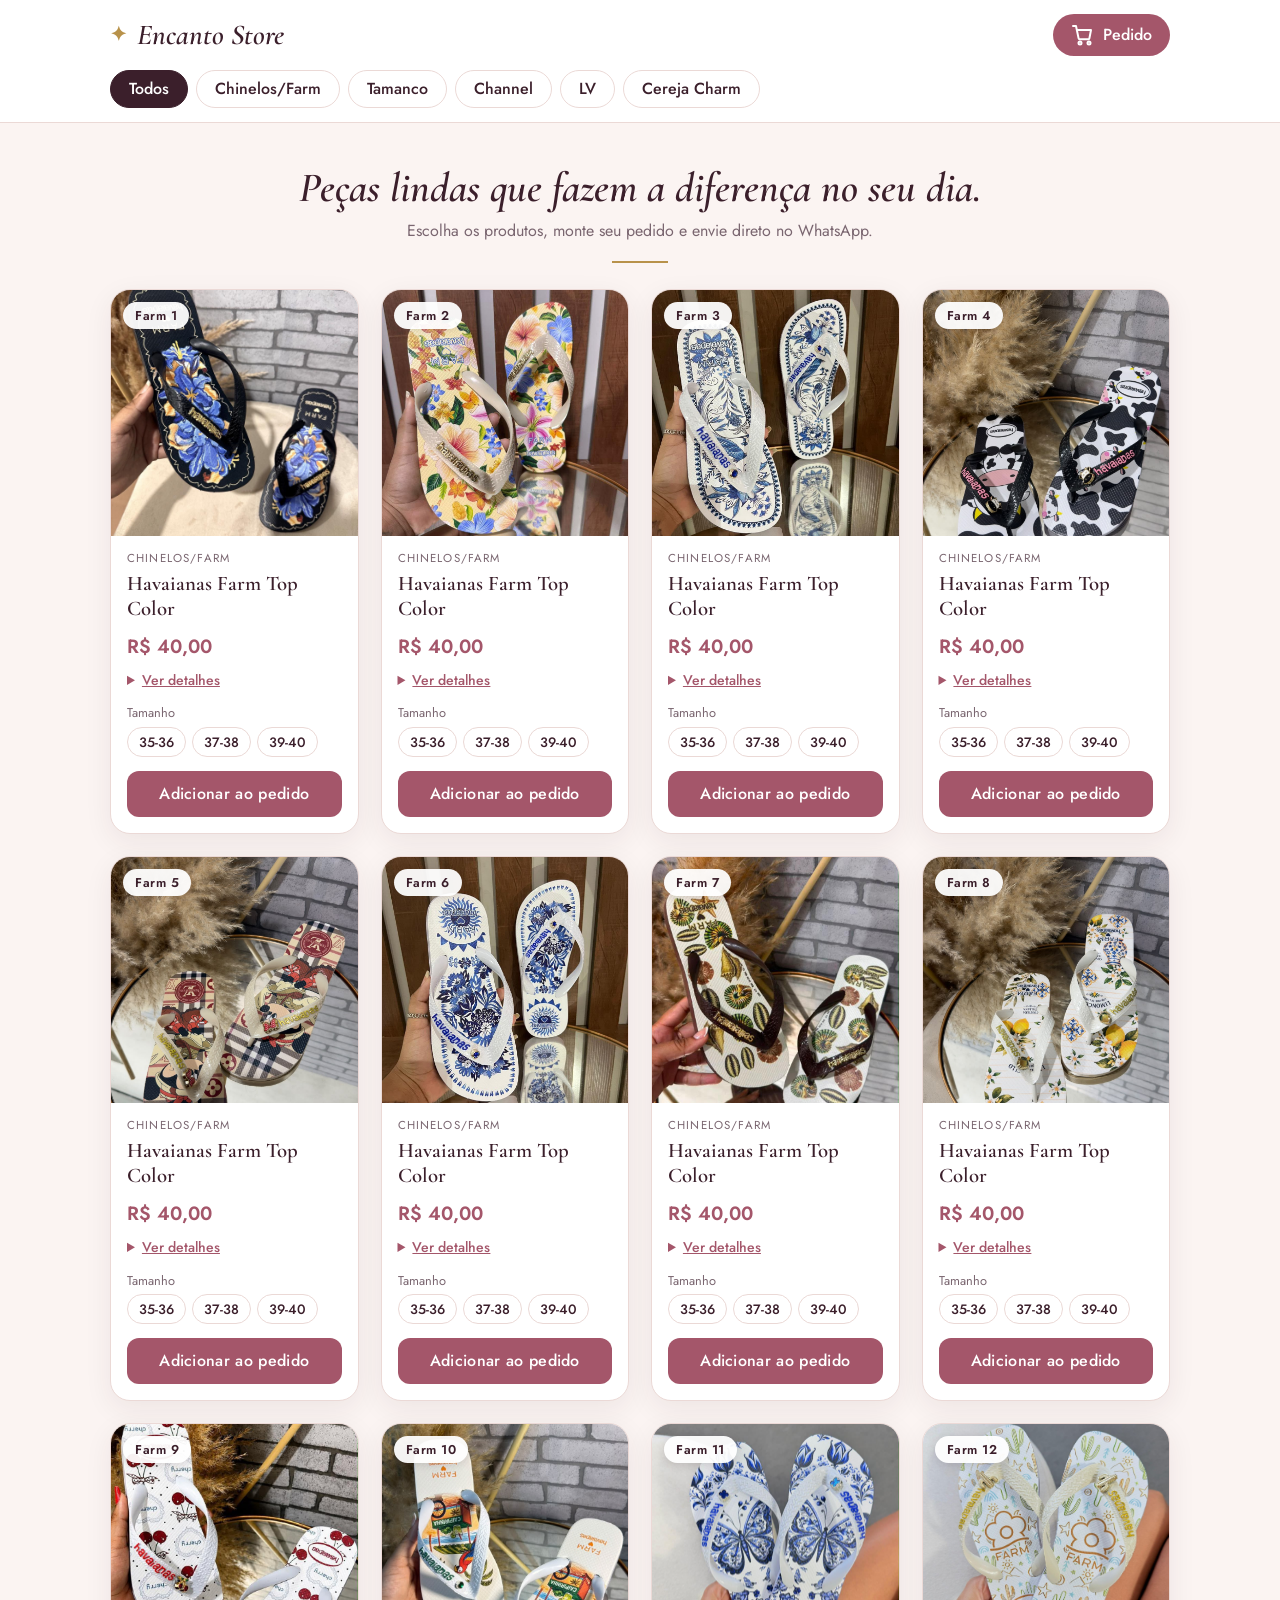
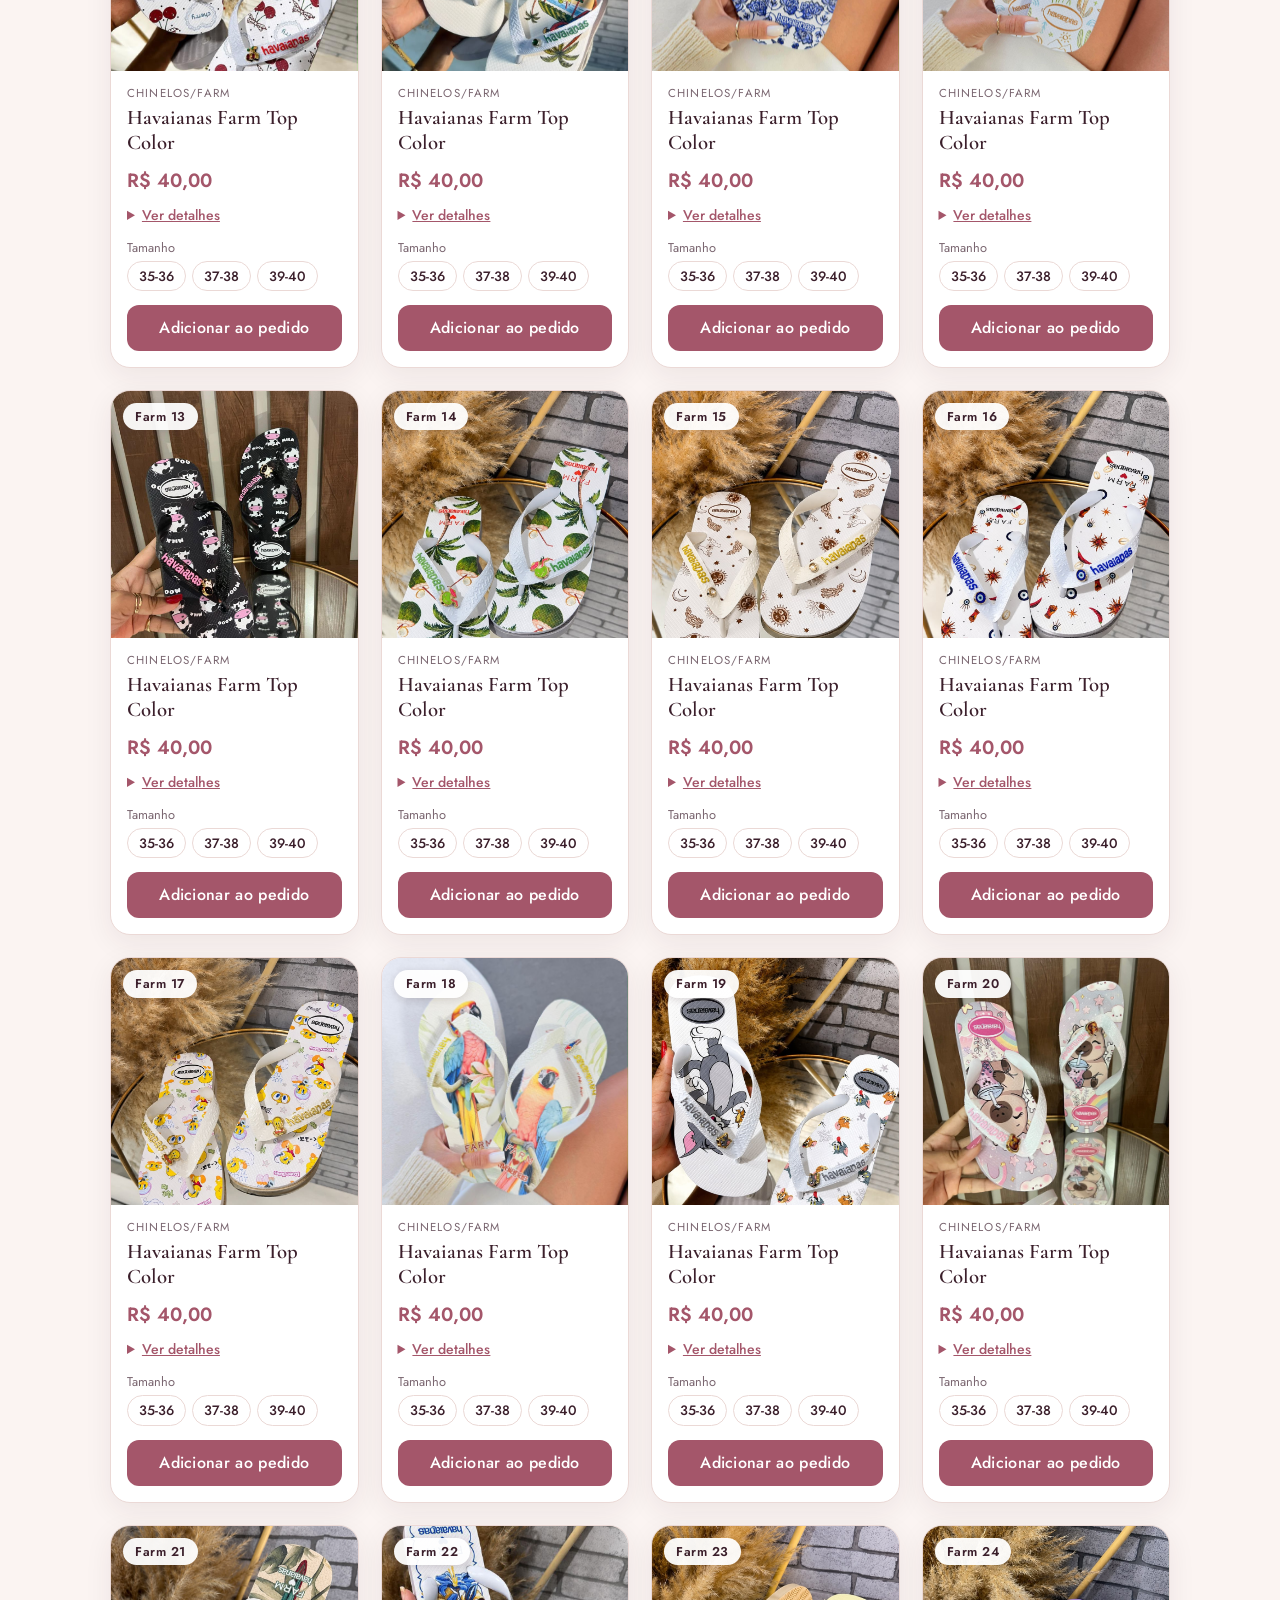
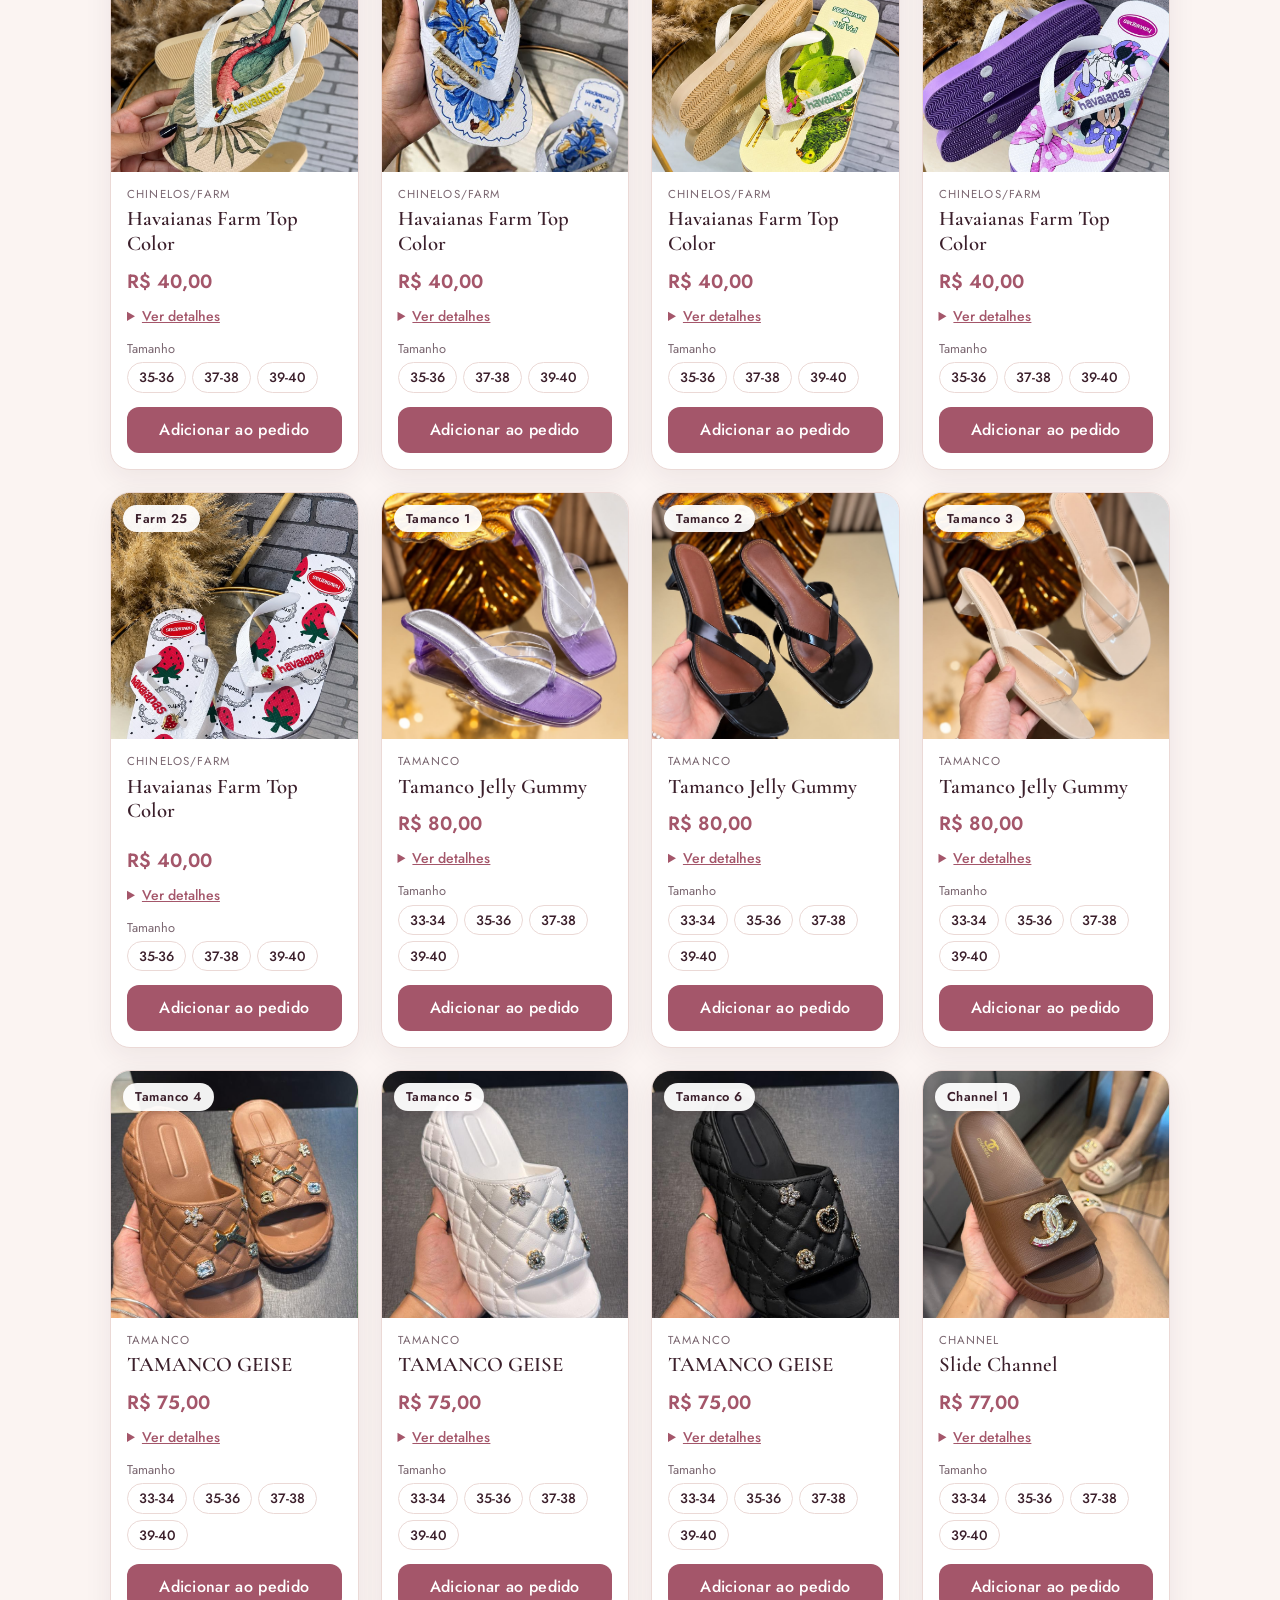
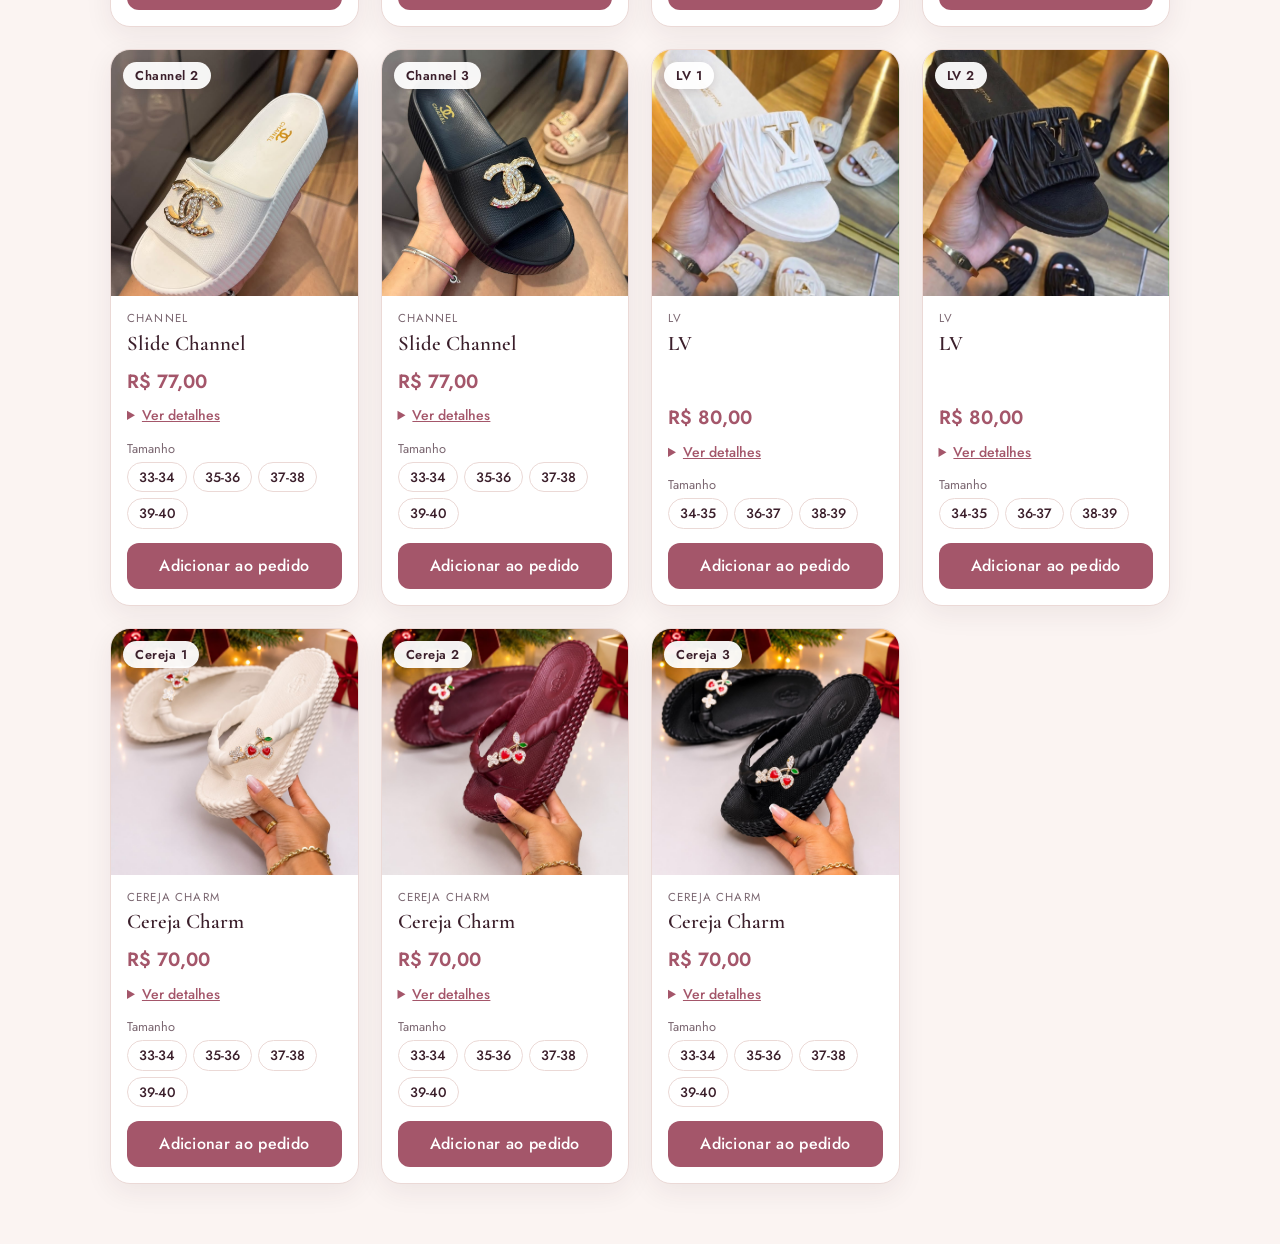
<file: index.html>
<!DOCTYPE html>
<html lang="pt-BR">
<head>
<meta charset="utf-8">
<meta name="viewport" content="width=device-width, initial-scale=1">
<title>Encanto Store – Peças que Encantam</title>
<link rel="preconnect" href="https://fonts.googleapis.com">
<link rel="preconnect" href="https://fonts.gstatic.com" crossorigin>
<link href="https://fonts.googleapis.com/css2?family=Cormorant+Garamond:ital,wght@0,600;1,600&family=Jost:wght@400;500;600&display=swap" rel="stylesheet">
<link rel="stylesheet" href="css/style.css">
</head>
<body>

<header class="topo">
  <div class="topo-barra">
    <a class="marca" href="#" id="loja">Encanto Store</a>
    <button class="carrinho" id="abrir" type="button" aria-label="Abrir meu pedido">
      <svg width="24" height="24" viewBox="0 0 24 24" fill="none" stroke="currentColor" stroke-width="2" stroke-linecap="round" stroke-linejoin="round" aria-hidden="true">
        <circle cx="9" cy="20" r="1.5"/><circle cx="18" cy="20" r="1.5"/>
        <path d="M2 3h3l2.6 12.4a1 1 0 0 0 1 .8h8.8a1 1 0 0 0 1-.8L20 7H6"/>
      </svg>
      <span class="carrinho-txt">Pedido</span>
      <span class="badge" id="badge" hidden>0</span>
    </button>
  </div>
  <nav class="tabs" id="tabs" aria-label="Categorias"></nav>
</header>

<main>
  <p class="intro"><strong id="frase">Peças lindas que fazem a diferença no seu dia.</strong><br>Escolha os produtos, monte seu pedido e envie direto no WhatsApp.</p>
  <div class="grid" id="grid"></div>
</main>

<div class="fundo" id="fundo"></div>
<aside class="gaveta" id="gaveta" aria-label="Seu pedido">
  <div class="gaveta-topo">
    <h2>Seu pedido</h2>
    <button class="fechar" id="fechar" type="button" aria-label="Fechar">×</button>
  </div>
  <ul class="lista" id="lista"></ul>
  <div class="rodape">
    <div class="total"><span>Total</span><span id="total"></span></div>
    <button class="enviar" id="enviar" type="button">Enviar pedido no WhatsApp</button>
    <button class="limpar" id="limpar" type="button">Esvaziar pedido</button>
  </div>
</aside>

<script src="js/produtos.js"></script>
<script src="js/script.js"></script>
</body>
</html>
</file>
<file: css/style.css>
/* =====================================================
   ENCANTO STORE – visual: rosé, ameixa e dourado
   Para mudar as cores do site inteiro, mexa só aqui:
   ===================================================== */
:root{
  --bg:#FBF4F2;          /* fundo da página (rosa bem clarinho) */
  --card:#FFFFFF;
  --ink:#3B1F2B;         /* texto e detalhes escuros (ameixa) */
  --muted:#7A6670;
  --line:#EBD9D6;
  --accent:#A4566A;      /* rosé: botões e preços */
  --accent-dark:#8A4457;
  --accent-ink:#FFFFFF;
  --gold:#B8924A;        /* dourado: detalhes */
  --zap:#1FA855;         /* verde do WhatsApp */
  --proporcao:1 / 1;     /* formato das fotos: 1 / 1, 4 / 5, 3 / 4... */
  --serif:"Cormorant Garamond",Georgia,"Times New Roman",serif;
  --sans:"Jost",system-ui,-apple-system,"Segoe UI",Roboto,sans-serif;
}
*{box-sizing:border-box}
html{scroll-behavior:smooth}
body{margin:0;background:var(--bg);color:var(--ink);font-family:var(--sans);line-height:1.5}
button{font:inherit;color:inherit;cursor:pointer}
:focus-visible{outline:3px solid var(--accent);outline-offset:2px}

/* ---------- Navbar ---------- */
.topo{position:sticky;top:0;z-index:10;background:rgba(255,255,255,.94);backdrop-filter:blur(8px);border-bottom:1px solid var(--line)}
.topo-barra{max-width:1100px;margin:0 auto;padding:14px 20px;display:flex;justify-content:space-between;align-items:center}
.marca{font-family:var(--serif);font-style:italic;font-weight:600;font-size:1.8rem;line-height:1;color:var(--ink);text-decoration:none}
.marca::before{content:"✦";color:var(--gold);font-style:normal;font-size:.7em;margin-right:.5em;vertical-align:.12em}
.carrinho{position:relative;display:flex;align-items:center;gap:8px;background:var(--accent);color:var(--accent-ink);border:0;border-radius:999px;padding:9px 18px;font-weight:500;transition:background .2s}
.carrinho:hover{background:var(--accent-dark)}
.badge{position:absolute;top:-6px;right:-6px;min-width:22px;height:22px;padding:0 6px;border-radius:999px;background:var(--gold);color:var(--ink);font-size:.78rem;font-weight:600;display:grid;place-items:center;border:2px solid #fff}
.badge[hidden]{display:none}

.tabs{display:flex;gap:8px;max-width:1100px;margin:0 auto;padding:0 20px 14px;overflow-x:auto}
.tab{border:1px solid var(--line);background:#fff;color:var(--ink);border-radius:999px;padding:6px 18px;white-space:nowrap;font-weight:500;transition:background .2s,color .2s}
.tab:hover{border-color:var(--accent)}
.tab[aria-pressed="true"]{background:var(--ink);border-color:var(--ink);color:#fff}

/* ---------- Cabeçalho da página ---------- */
main{max-width:1100px;margin:0 auto;padding:12px 20px 60px}
.intro{margin:0 0 26px;padding:30px 0 0;text-align:center;color:var(--muted)}
.intro br{display:none}
.intro strong{display:block;margin-bottom:6px;font-family:var(--serif);font-style:italic;font-weight:600;font-size:clamp(1.7rem,4.5vw,2.6rem);line-height:1.15;color:var(--ink)}
.intro::after{content:"";display:block;width:56px;height:2px;margin:18px auto 0;background:var(--gold)}

/* ---------- Catálogo ---------- */
.grid{display:grid;grid-template-columns:repeat(auto-fill,minmax(220px,1fr));gap:22px}
.item{background:var(--card);border:1px solid var(--line);border-radius:20px;overflow:hidden;display:flex;flex-direction:column;box-shadow:0 8px 28px rgba(59,31,43,.07);transition:transform .2s,box-shadow .2s}
.item:hover{transform:translateY(-3px);box-shadow:0 14px 34px rgba(59,31,43,.12)}
.thumb{aspect-ratio:var(--proporcao);position:relative;overflow:hidden;display:grid;place-items:center;font-size:3.4rem;background:#F6E9E6}
.thumb img{position:absolute;inset:0;width:100%;height:100%;object-fit:cover;object-position:center;display:block}
.codigo{position:absolute;top:12px;left:12px;background:rgba(255,255,255,.94);color:var(--ink);font-weight:600;font-size:.8rem;letter-spacing:.04em;padding:4px 12px;border-radius:999px;box-shadow:0 2px 8px rgba(59,31,43,.15)}
.info{padding:14px 16px 16px;display:flex;flex-direction:column;gap:4px;flex:1}
.cat{font-size:.72rem;letter-spacing:.1em;text-transform:uppercase;color:var(--muted)}
.nome{font-family:var(--serif);font-weight:600;font-size:1.3rem;line-height:1.2}
.preco{font-weight:600;font-size:1.2rem;color:var(--accent);margin-top:auto;padding-top:6px}
.detalhes{margin-top:6px;font-size:.88rem;color:var(--muted)}
.detalhes summary{cursor:pointer;font-weight:500;color:var(--accent);text-decoration:underline}
.detalhes ul{margin:6px 0 0;padding-left:18px}
.detalhes li{margin-bottom:3px}
.tamanhos{margin-top:8px;border-radius:8px}
.tam-rot{display:block;font-size:.8rem;color:var(--muted);margin-bottom:4px}
.tam-lista{display:flex;flex-wrap:wrap;gap:6px}
.tam{border:1px solid var(--line);background:#fff;border-radius:999px;padding:4px 11px;font-size:.85rem;font-weight:500;transition:background .15s}
.tam:hover{border-color:var(--accent)}
.tam[aria-pressed="true"]{background:var(--accent);border-color:var(--accent);color:#fff}
.tamanhos.erro{outline:2px solid #C8372D;outline-offset:4px}
.tamanhos.erro .tam-rot{color:#C8372D;font-weight:500}
.tamanhos.erro .tam-rot::after{content:" – escolha um"}
.add{margin-top:10px;border:0;border-radius:12px;background:var(--accent);color:var(--accent-ink);padding:11px;font-weight:500;letter-spacing:.02em;transition:background .2s}
.add:hover{background:var(--accent-dark)}
.add:active{transform:scale(.98)}
.vazio{color:var(--muted);padding:40px 0;text-align:center}

/* ---------- Gaveta do pedido ---------- */
.fundo{position:fixed;inset:0;background:rgba(59,31,43,.45);z-index:20;display:none}
.fundo.on{display:block}
.gaveta{position:fixed;right:0;top:0;bottom:0;width:min(420px,100%);background:var(--card);z-index:30;display:none;flex-direction:column}
.gaveta.on{display:flex}
.gaveta-topo{padding:18px 20px;display:flex;justify-content:space-between;align-items:center;border-bottom:1px solid var(--line)}
.gaveta h2{margin:0;font-family:var(--serif);font-style:italic;font-weight:600;font-size:1.7rem}
.fechar{border:0;background:none;font-size:1.6rem;line-height:1;padding:4px 8px}
.lista{flex:1;overflow:auto;padding:8px 20px;margin:0;list-style:none}
.linha{display:grid;grid-template-columns:1fr auto;gap:2px 12px;padding:14px 0;border-bottom:1px solid var(--line)}
.linha .n{font-weight:500}
.linha .p{font-weight:600;color:var(--accent);text-align:right}
.tam-linha{display:block;font-weight:400;font-size:.85rem;color:var(--muted)}
.qtd{display:flex;align-items:center;gap:10px;grid-column:1/-1}
.qtd button{width:32px;height:32px;border-radius:50%;border:1px solid var(--accent);background:none;color:var(--accent);font-weight:600}
.qtd .remover{width:auto;height:auto;margin-left:auto;border:0;border-radius:0;padding:4px 2px;color:#C8372D;font-weight:500;font-size:.9rem;text-decoration:underline}
.rodape{padding:16px 20px;border-top:1px solid var(--line)}
.total{display:flex;justify-content:space-between;font-size:1.3rem;font-weight:600;margin-bottom:12px}
.enviar{width:100%;border:0;border-radius:12px;background:var(--zap);color:#fff;padding:14px;font-weight:600;font-size:1.05rem}
.enviar:disabled{opacity:.4;cursor:not-allowed}
.limpar{width:100%;margin-top:8px;border:0;background:none;color:var(--muted);text-decoration:underline;padding:8px}

@media (max-width:420px){.carrinho-txt{display:none}}
@media (prefers-reduced-motion:reduce){html{scroll-behavior:auto}.item,.item:hover,.add:active{transform:none;transition:none}}
</file>
